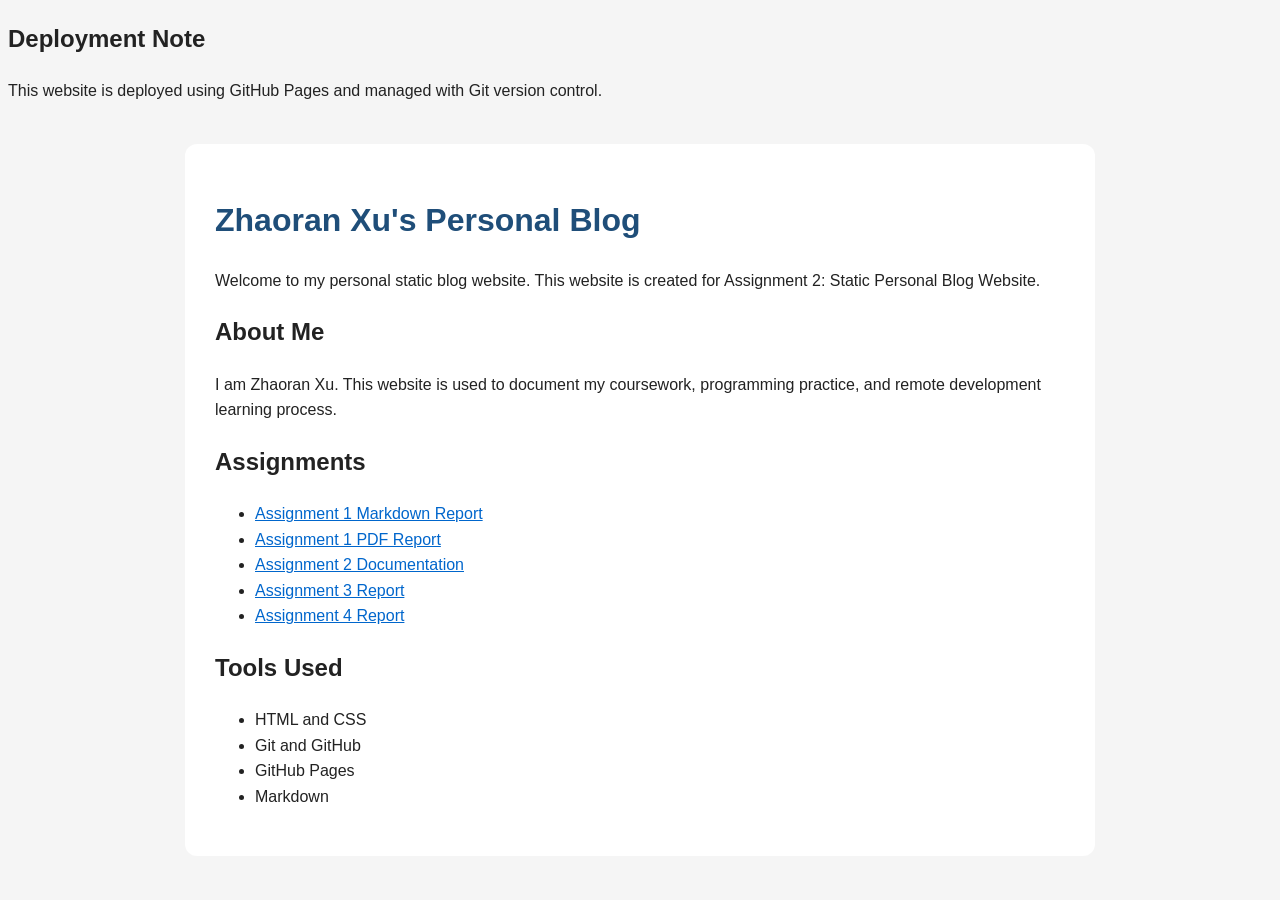
<file: index.html>
<!DOCTYPE html>
<html lang="en">
<head>
  <meta charset="UTF-8">
  <title>Zhaoran Xu's Personal Blog</title>
  <link rel="stylesheet" href="style.css">
</head>
<body>
<h2>Deployment Note</h2>
<p>
  This website is deployed using GitHub Pages and managed with Git version control.
</p>
  <main>
    <h1>Zhaoran Xu's Personal Blog</h1>

    <p>
      Welcome to my personal static blog website. This website is created for
      Assignment 2: Static Personal Blog Website.
    </p>

    <h2>About Me</h2>
    <p>
      I am Zhaoran Xu. This website is used to document my coursework,
      programming practice, and remote development learning process.
    </p>

    <h2>Assignments</h2>
    <ul>
      <li><a href="assignment1_report.md">Assignment 1 Markdown Report</a></li>
      <li><a href="assignment1_report.pdf">Assignment 1 PDF Report</a></li>
      <li><a href="assignment2_report.html">Assignment 2 Documentation</a></li>
      <li><a href="Assignment3_Report.html">Assignment 3 Report</a></li>
      <li><a href="ASM_Feature_Classifier.html">Assignment 4 Report</a></li>
    </ul>

    <h2>Tools Used</h2>
    <ul>
      <li>HTML and CSS</li>
      <li>Git and GitHub</li>
      <li>GitHub Pages</li>
      <li>Markdown</li>
    </ul>
  </main>
</body>
</html>
</file>
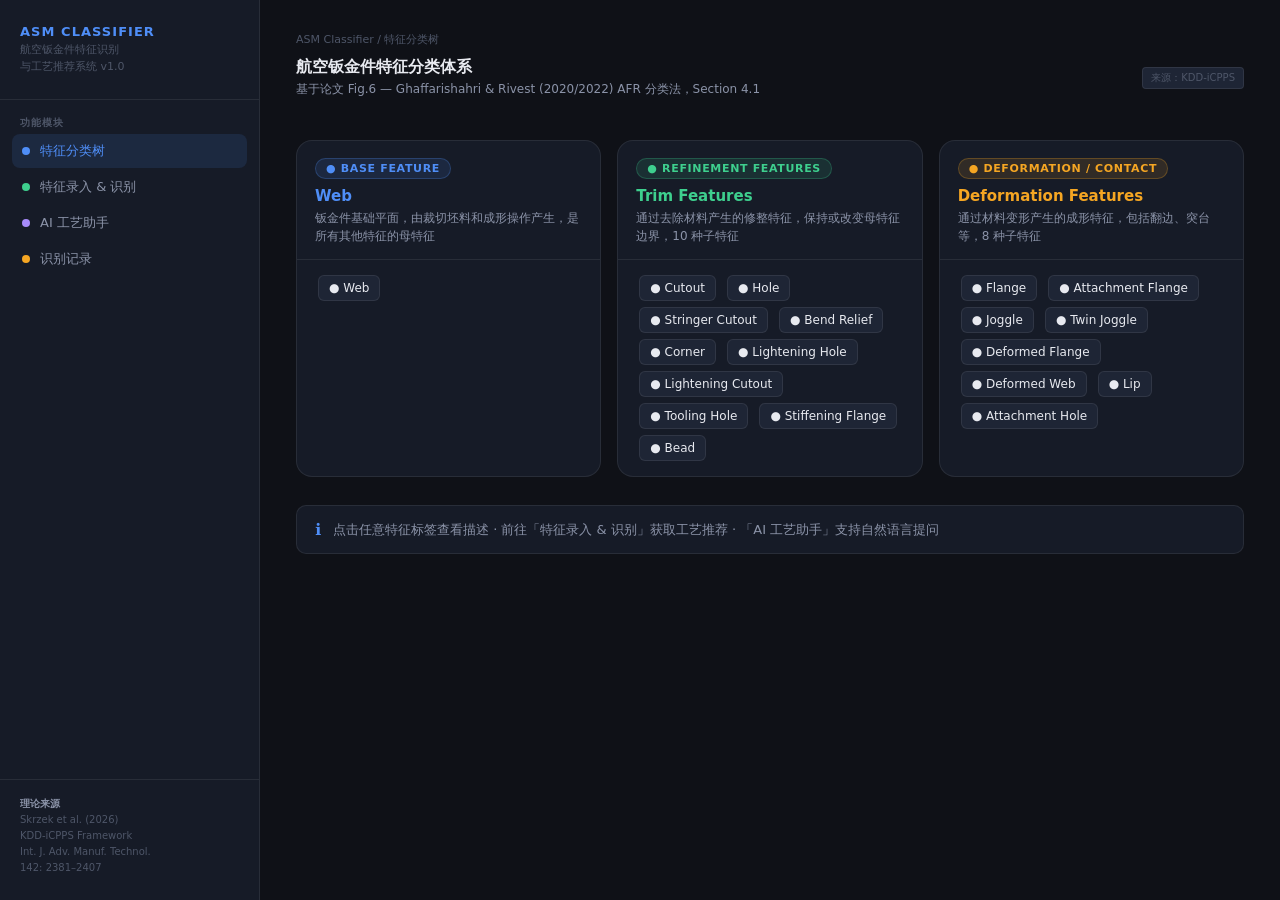
<file: ASM_Feature_Classifier.html>
<!DOCTYPE html>
<html lang="zh-CN">
<head>
<meta charset="UTF-8">
<meta name="viewport" content="width=device-width, initial-scale=1.0">
<title>ASM Feature Classifier — 航空钣金件特征识别与工艺推荐系统</title>
<style>
:root{--bg:#0f1117;--bg2:#161b27;--bg3:#1e2535;--border:rgba(255,255,255,0.08);--border2:rgba(255,255,255,0.14);--text:#e8eaf0;--text2:#8b93a8;--text3:#4e5668;--accent:#4f8ef7;--accent2:#2d5fd4;--green:#3ecf8e;--amber:#f5a623;--red:#ef4444;--purple:#a78bfa;--radius:10px;--radius-lg:16px}
*{box-sizing:border-box;margin:0;padding:0}
body{background:var(--bg);color:var(--text);font-family:'Segoe UI',system-ui,-apple-system,sans-serif;min-height:100vh}
.shell{display:grid;grid-template-columns:260px 1fr;min-height:100vh}
.sidebar{background:var(--bg2);border-right:1px solid var(--border);padding:24px 0;display:flex;flex-direction:column}
.main{overflow-y:auto}
.logo{padding:0 20px 24px;border-bottom:1px solid var(--border);margin-bottom:16px}
.logo-title{font-size:13px;font-weight:700;letter-spacing:.08em;color:var(--accent);text-transform:uppercase}
.logo-sub{font-size:11px;color:var(--text3);margin-top:3px;line-height:1.5}
.nav-section{padding:0 12px;margin-bottom:8px}
.nav-label{font-size:10px;font-weight:600;letter-spacing:.1em;color:var(--text3);text-transform:uppercase;padding:0 8px;margin-bottom:4px}
.nav-item{display:flex;align-items:center;gap:10px;padding:8px 10px;border-radius:8px;cursor:pointer;font-size:13px;color:var(--text2);transition:all .15s;margin-bottom:2px}
.nav-item:hover{background:var(--bg3);color:var(--text)}
.nav-item.active{background:rgba(79,142,247,.12);color:var(--accent)}
.nav-dot{width:8px;height:8px;border-radius:50%;flex-shrink:0}
.sidebar-footer{margin-top:auto;padding:16px 20px 0;border-top:1px solid var(--border)}
.paper-ref{font-size:10px;color:var(--text3);line-height:1.6}
.paper-ref strong{color:var(--text2)}
.pane{display:none;padding:32px 36px}
.pane.active{display:block}
.page-header{padding:0 0 24px;border:none}
.breadcrumb{font-size:11px;color:var(--text3);margin-bottom:10px}
.section-hdr{display:flex;align-items:center;justify-content:space-between;margin-bottom:18px}
.section-hdr h2{font-size:16px;font-weight:600}
.section-hdr p{font-size:12px;color:var(--text2);margin-top:3px}
.tag-source{font-size:10px;color:var(--text3);background:var(--bg3);border:1px solid var(--border);padding:3px 8px;border-radius:4px;white-space:nowrap}
.tree-grid{display:grid;grid-template-columns:repeat(3,1fr);gap:16px;margin-bottom:28px}
.category-card{background:var(--bg2);border:1px solid var(--border);border-radius:var(--radius-lg);overflow:hidden;transition:border-color .2s}
.category-card:hover{border-color:var(--border2)}
.cat-header{padding:16px 18px 14px;border-bottom:1px solid var(--border)}
.cat-badge{display:inline-flex;align-items:center;gap:6px;font-size:11px;font-weight:600;letter-spacing:.06em;text-transform:uppercase;padding:3px 10px;border-radius:20px;margin-bottom:8px}
.cat-name{font-size:15px;font-weight:600}
.cat-desc{font-size:12px;color:var(--text2);margin-top:4px;line-height:1.5}
.cat-features{padding:12px 18px}
.feat-tag{display:inline-flex;align-items:center;gap:5px;background:var(--bg3);border:1px solid var(--border);border-radius:6px;padding:5px 10px;font-size:12px;color:var(--text);margin:3px;cursor:pointer;transition:all .15s}
.feat-tag:hover{border-color:var(--border2);background:rgba(255,255,255,.06)}
.feat-tag.selected{border-color:var(--accent);background:rgba(79,142,247,.12);color:var(--accent)}
.classifier-grid{display:grid;grid-template-columns:1fr 1fr;gap:20px}
.input-panel,.result-panel{background:var(--bg2);border:1px solid var(--border);border-radius:var(--radius-lg);padding:22px}
.panel-title{font-size:13px;font-weight:600;color:var(--text2);text-transform:uppercase;letter-spacing:.06em;margin-bottom:18px;display:flex;align-items:center;gap:8px}
.panel-title::before{content:'';display:block;width:3px;height:14px;border-radius:2px;background:var(--accent)}
.field-group{margin-bottom:14px}
.field-label{font-size:12px;color:var(--text2);margin-bottom:6px;display:flex;justify-content:space-between}
.field-label span{color:var(--text3);font-size:11px}
select,input[type=text],input[type=number],textarea{width:100%;background:var(--bg3);border:1px solid var(--border);border-radius:8px;color:var(--text);font-size:13px;padding:9px 12px;font-family:inherit;transition:border-color .15s;outline:none}
select:focus,input:focus,textarea:focus{border-color:var(--accent)}
select option{background:var(--bg3)}
.row2{display:grid;grid-template-columns:1fr 1fr;gap:10px}
.btn{display:inline-flex;align-items:center;gap:7px;padding:10px 20px;border-radius:8px;font-size:13px;font-weight:600;cursor:pointer;border:none;transition:all .15s}
.btn-primary{background:var(--accent);color:#fff}
.btn-primary:hover{background:var(--accent2);transform:translateY(-1px)}
.btn-ghost{background:var(--bg3);color:var(--text2);border:1px solid var(--border)}
.btn-ghost:hover{border-color:var(--border2);color:var(--text)}
.btn-row{display:flex;gap:10px;margin-top:18px;flex-wrap:wrap}
.result-empty{text-align:center;padding:40px 20px;color:var(--text3)}
.result-class{border-radius:10px;padding:16px;margin-bottom:14px;border:1px solid}
.class-label{font-size:11px;font-weight:700;letter-spacing:.08em;text-transform:uppercase;margin-bottom:6px}
.class-name{font-size:18px;font-weight:700;margin-bottom:4px}
.class-conf{font-size:12px;opacity:.7}
.conf-bar-track{height:4px;background:rgba(255,255,255,.1);border-radius:2px;margin-top:10px;overflow:hidden}
.conf-bar-fill{height:100%;border-radius:2px;transition:width .6s ease}
.process-list{margin-top:14px}
.process-item{display:flex;align-items:flex-start;gap:10px;padding:10px 12px;background:var(--bg3);border-radius:8px;margin-bottom:8px;font-size:13px}
.process-num{width:20px;height:20px;border-radius:50%;display:flex;align-items:center;justify-content:center;font-size:10px;font-weight:700;flex-shrink:0;margin-top:1px}
.process-content{flex:1}
.process-name{font-weight:600;font-size:13px}
.process-detail{color:var(--text2);font-size:12px;margin-top:2px;line-height:1.5}
.ai-layout{display:grid;grid-template-columns:1fr 340px;gap:20px}
.chat-panel{background:var(--bg2);border:1px solid var(--border);border-radius:var(--radius-lg);display:flex;flex-direction:column;height:600px}
.chat-header{padding:16px 20px;border-bottom:1px solid var(--border);display:flex;align-items:center;gap:10px}
.ai-avatar{width:32px;height:32px;border-radius:50%;background:linear-gradient(135deg,#6366f1,#a78bfa);display:flex;align-items:center;justify-content:center;font-size:14px}
.chat-title{font-size:14px;font-weight:600}
.chat-subtitle{font-size:11px;color:var(--text3)}
.chat-messages{flex:1;overflow-y:auto;padding:16px;display:flex;flex-direction:column;gap:12px}
.chat-messages::-webkit-scrollbar{width:4px}
.chat-messages::-webkit-scrollbar-thumb{background:var(--border2);border-radius:2px}
.msg{max-width:85%;padding:10px 14px;border-radius:12px;font-size:13px;line-height:1.65}
.msg.user{align-self:flex-end;background:var(--accent2);color:#fff;border-radius:12px 12px 4px 12px}
.msg.ai{align-self:flex-start;background:var(--bg3);color:var(--text);border-radius:12px 12px 12px 4px}
.msg.thinking{color:var(--text3);font-style:italic}
.chat-input-area{padding:14px 16px;border-top:1px solid var(--border);display:flex;gap:8px}
.chat-input{flex:1;background:var(--bg3);border:1px solid var(--border);border-radius:8px;color:var(--text);font-size:13px;padding:9px 12px;font-family:inherit;outline:none;resize:none}
.chat-input:focus{border-color:var(--accent)}
.send-btn{width:36px;height:36px;background:var(--accent);border:none;border-radius:8px;cursor:pointer;color:#fff;display:flex;align-items:center;justify-content:center;flex-shrink:0;align-self:flex-end;transition:background .15s}
.send-btn:hover{background:var(--accent2)}
.quick-panel{background:var(--bg2);border:1px solid var(--border);border-radius:var(--radius-lg);padding:18px}
.quick-title{font-size:12px;font-weight:600;color:var(--text2);text-transform:uppercase;letter-spacing:.06em;margin-bottom:12px}
.quick-btn{display:block;width:100%;text-align:left;background:var(--bg3);border:1px solid var(--border);border-radius:8px;padding:10px 12px;font-size:12px;color:var(--text2);cursor:pointer;margin-bottom:8px;transition:all .15s;font-family:inherit;line-height:1.5}
.quick-btn:hover{border-color:var(--border2);color:var(--text)}
.history-table{width:100%;border-collapse:collapse;font-size:13px}
.history-table th{background:var(--bg3);padding:10px 14px;text-align:left;font-size:11px;font-weight:600;color:var(--text3);text-transform:uppercase;letter-spacing:.06em;border-bottom:1px solid var(--border)}
.history-table td{padding:12px 14px;border-bottom:1px solid var(--border);vertical-align:middle}
.history-table tr:hover td{background:rgba(255,255,255,.02)}
.history-table tr:last-child td{border-bottom:none}
.badge{display:inline-flex;align-items:center;font-size:11px;font-weight:600;padding:3px 9px;border-radius:20px}
.bg-web{background:rgba(79,142,247,.12);color:var(--accent);border:1px solid rgba(79,142,247,.25)}
.bg-trim{background:rgba(62,207,142,.12);color:var(--green);border:1px solid rgba(62,207,142,.25)}
.bg-deform{background:rgba(245,166,35,.12);color:var(--amber);border:1px solid rgba(245,166,35,.25)}
.dot-web{background:var(--accent)}
.dot-trim{background:var(--green)}
.dot-deform{background:var(--amber)}
.dot-ai{background:var(--purple)}
@media(max-width:900px){.shell{grid-template-columns:1fr}.sidebar{display:none}.tree-grid,.classifier-grid,.ai-layout{grid-template-columns:1fr}.pane{padding:20px 16px}}
</style>
</head>
<body>
<div class="shell">
<aside class="sidebar">
  <div class="logo">
    <div class="logo-title">ASM Classifier</div>
    <div class="logo-sub">航空钣金件特征识别<br>与工艺推荐系统 v1.0</div>
  </div>
  <div class="nav-section">
    <div class="nav-label">功能模块</div>
    <div class="nav-item active" onclick="switchPane('tree',this)"><div class="nav-dot dot-web"></div>特征分类树</div>
    <div class="nav-item" onclick="switchPane('classifier',this)"><div class="nav-dot dot-trim"></div>特征录入 &amp; 识别</div>
    <div class="nav-item" onclick="switchPane('ai',this)"><div class="nav-dot dot-ai"></div>AI 工艺助手</div>
    <div class="nav-item" onclick="switchPane('history',this)"><div class="nav-dot dot-deform"></div>识别记录</div>
  </div>
  <div class="sidebar-footer">
    <div class="paper-ref">
      <strong>理论来源</strong><br>
      Skrzek et al. (2026)<br>
      KDD-iCPPS Framework<br>
      Int. J. Adv. Manuf. Technol.<br>
      142: 2381–2407
    </div>
  </div>
</aside>

<main class="main">

<!-- PANE 1: TREE -->
<div id="pane-tree" class="pane active">
  <div class="page-header">
    <div class="breadcrumb">ASM Classifier / 特征分类树</div>
    <div class="section-hdr">
      <div><h2>航空钣金件特征分类体系</h2><p>基于论文 Fig.6 — Ghaffarishahri &amp; Rivest (2020/2022) AFR 分类法，Section 4.1</p></div>
      <span class="tag-source">来源：KDD-iCPPS</span>
    </div>
  </div>
  <div class="tree-grid">
    <div class="category-card">
      <div class="cat-header">
        <div class="cat-badge bg-web">● Base Feature</div>
        <div class="cat-name" style="color:var(--accent)">Web</div>
        <div class="cat-desc">钣金件基础平面，由裁切坯料和成形操作产生，是所有其他特征的母特征</div>
      </div>
      <div class="cat-features">
        <div class="feat-tag" onclick="selectFeat(this,'Web','基础面，由裁切空白料和成形操作产生，是所有特征的起源','#4f8ef7')">● Web</div>
      </div>
    </div>
    <div class="category-card">
      <div class="cat-header">
        <div class="cat-badge bg-trim">● Refinement Features</div>
        <div class="cat-name" style="color:var(--green)">Trim Features</div>
        <div class="cat-desc">通过去除材料产生的修整特征，保持或改变母特征边界，10 种子特征</div>
      </div>
      <div class="cat-features">
        <div class="feat-tag" onclick="selectFeat(this,'Cutout','去除母特征截面，保持边界不变，用于减重或功能开口','#3ecf8e')">● Cutout</div>
        <div class="feat-tag" onclick="selectFeat(this,'Hole','圆形截面切除，Cutout 的特殊形式，用于紧固件安装','#3ecf8e')">● Hole</div>
        <div class="feat-tag" onclick="selectFeat(this,'Stringer Cutout','改变母特征边界，为桁条穿越安装预留空间','#3ecf8e')">● Stringer Cutout</div>
        <div class="feat-tag" onclick="selectFeat(this,'Bend Relief','翻边与腹板间的防裂缺口，长度由设计准则确定','#3ecf8e')">● Bend Relief</div>
        <div class="feat-tag" onclick="selectFeat(this,'Corner','圆化孔附近尖角的特征，表达设计意图','#3ecf8e')">● Corner</div>
        <div class="feat-tag" onclick="selectFeat(this,'Lightening Hole','带加强唇的圆形减重孔，切除后构建加强结构','#3ecf8e')">● Lightening Hole</div>
        <div class="feat-tag" onclick="selectFeat(this,'Lightening Cutout','带加强唇的异形减重切口','#3ecf8e')">● Lightening Cutout</div>
        <div class="feat-tag" onclick="selectFeat(this,'Tooling Hole','工装夹具定位孔，精度要求高','#3ecf8e')">● Tooling Hole</div>
        <div class="feat-tag" onclick="selectFeat(this,'Stiffening Flange','沿边缘弯折的加强翻边，提升整体刚度','#3ecf8e')">● Stiffening Flange</div>
        <div class="feat-tag" onclick="selectFeat(this,'Bead','线性或曲线压筋，通过局部变形提升抗弯刚度','#3ecf8e')">● Bead</div>
      </div>
    </div>
    <div class="category-card">
      <div class="cat-header">
        <div class="cat-badge bg-deform">● Deformation / Contact</div>
        <div class="cat-name" style="color:var(--amber)">Deformation Features</div>
        <div class="cat-desc">通过材料变形产生的成形特征，包括翻边、突台等，8 种子特征</div>
      </div>
      <div class="cat-features">
        <div class="feat-tag" onclick="selectFeat(this,'Flange','母特征外边缘成形的翻边，可平直或弯曲，用于装配或加强','#f5a623')">● Flange</div>
        <div class="feat-tag" onclick="selectFeat(this,'Attachment Flange','专用于装配连接的翻边，带紧固件孔','#f5a623')">● Attachment Flange</div>
        <div class="feat-tag" onclick="selectFeat(this,'Joggle','在 Web 或翻边上创建的台阶凹陷，用于零件层叠过渡','#f5a623')">● Joggle</div>
        <div class="feat-tag" onclick="selectFeat(this,'Twin Joggle','双侧对称的 Joggle，中间区域形成内凹','#f5a623')">● Twin Joggle</div>
        <div class="feat-tag" onclick="selectFeat(this,'Deformed Flange','由 Joggle 产生的派生变形翻边特征','#f5a623')">● Deformed Flange</div>
        <div class="feat-tag" onclick="selectFeat(this,'Deformed Web','由 Joggle 产生的派生变形腹板特征','#f5a623')">● Deformed Web</div>
        <div class="feat-tag" onclick="selectFeat(this,'Lip','伴随切口和孔产生的加强唇，提供额外刚度','#f5a623')">● Lip</div>
        <div class="feat-tag" onclick="selectFeat(this,'Attachment Hole','连接件安装孔，需满足疲劳寿命要求','#f5a623')">● Attachment Hole</div>
      </div>
    </div>
  </div>
  <div id="feat-detail" style="display:none;background:var(--bg2);border:1px solid var(--border2);border-radius:var(--radius-lg);padding:18px 20px;margin-bottom:16px">
    <div style="display:flex;align-items:center;gap:10px;margin-bottom:8px">
      <div id="fd-dot" style="width:10px;height:10px;border-radius:50%"></div>
      <div id="fd-name" style="font-size:16px;font-weight:700"></div>
      <div id="fd-cat" style="font-size:11px;padding:2px 8px;border-radius:10px;background:var(--bg3);color:var(--text2)"></div>
    </div>
    <div id="fd-desc" style="font-size:13px;color:var(--text2);line-height:1.7"></div>
  </div>
  <div style="background:var(--bg2);border:1px solid var(--border);border-radius:var(--radius);padding:14px 18px;display:flex;align-items:center;gap:12px;font-size:13px;color:var(--text2)">
    <span style="color:var(--accent);font-size:16px">ℹ</span>
    点击任意特征标签查看描述 · 前往「特征录入 &amp; 识别」获取工艺推荐 · 「AI 工艺助手」支持自然语言提问
  </div>
</div>

<!-- PANE 2: CLASSIFIER -->
<div id="pane-classifier" class="pane">
  <div class="page-header">
    <div class="breadcrumb">ASM Classifier / 特征录入 &amp; 识别</div>
    <div class="section-hdr">
      <div><h2>特征参数输入 &amp; 工艺推荐</h2><p>输入零件特征参数，系统自动分类并推荐制造工艺路线</p></div>
      <span class="tag-source">KDD-iCPPS Layer 3-A</span>
    </div>
  </div>
  <div class="classifier-grid">
    <div class="input-panel">
      <div class="panel-title">特征参数录入</div>
      <div class="field-group">
        <div class="field-label">零件编号 <span>Part Number</span></div>
        <input type="text" id="f-partno" placeholder="例：ASM-2026-001">
      </div>
      <div class="field-group">
        <div class="field-label">特征类型 <span>Feature Type</span></div>
        <select id="f-type">
          <option value="">— 选择特征类型 —</option>
          <optgroup label="Base Feature"><option value="Web">Web（腹板）</option></optgroup>
          <optgroup label="Trim Features">
            <option value="Cutout">Cutout（切口）</option>
            <option value="Hole">Hole（孔）</option>
            <option value="Stringer Cutout">Stringer Cutout（桁条槽）</option>
            <option value="Bend Relief">Bend Relief（弯曲缺口）</option>
            <option value="Corner">Corner（圆角）</option>
            <option value="Lightening Hole">Lightening Hole（减重孔）</option>
            <option value="Lightening Cutout">Lightening Cutout（减重切口）</option>
            <option value="Tooling Hole">Tooling Hole（工装孔）</option>
            <option value="Stiffening Flange">Stiffening Flange（加强翻边）</option>
            <option value="Bead">Bead（压筋）</option>
          </optgroup>
          <optgroup label="Deformation Features">
            <option value="Flange">Flange（翻边）</option>
            <option value="Attachment Flange">Attachment Flange（装配翻边）</option>
            <option value="Joggle">Joggle（突台）</option>
            <option value="Twin Joggle">Twin Joggle（双突台）</option>
            <option value="Deformed Flange">Deformed Flange（变形翻边）</option>
            <option value="Deformed Web">Deformed Web（变形腹板）</option>
            <option value="Lip">Lip（加强唇）</option>
            <option value="Attachment Hole">Attachment Hole（连接孔）</option>
          </optgroup>
        </select>
      </div>
      <div class="row2">
        <div class="field-group">
          <div class="field-label">材料 <span>Material</span></div>
          <select id="f-mat">
            <option value="">选择材料</option>
            <option value="Al2024">Al 2024-T3</option>
            <option value="Al7075">Al 7075-T6</option>
            <option value="Al6061">Al 6061-T6</option>
            <option value="Ti6Al4V">Ti-6Al-4V</option>
            <option value="CFRP">CFRP 复合材料</option>
            <option value="SS316L">不锈钢 316L</option>
          </select>
        </div>
        <div class="field-group">
          <div class="field-label">板厚 mm <span>Thickness</span></div>
          <input type="number" id="f-thick" min="0.3" max="20" step="0.1" placeholder="例：1.6">
        </div>
      </div>
      <div class="row2">
        <div class="field-group">
          <div class="field-label">尺寸 L mm</div>
          <input type="number" id="f-len" min="1" placeholder="例：120">
        </div>
        <div class="field-group">
          <div class="field-label">尺寸 W mm</div>
          <input type="number" id="f-wid" min="1" placeholder="例：60">
        </div>
      </div>
      <div class="field-group">
        <div class="field-label">表面处理 <span>Surface Treatment</span></div>
        <select id="f-surf">
          <option value="">无特殊要求</option>
          <option value="anodize">阳极氧化 Anodizing</option>
          <option value="alodine">化学转化膜 Alodine</option>
          <option value="paint">底漆 + 面漆</option>
          <option value="shot_peen">喷丸强化 Shot Peening</option>
        </select>
      </div>
      <div class="field-group">
        <div class="field-label">补充描述 <span>可选</span></div>
        <textarea id="f-desc" rows="2" placeholder="例：带加强唇，孔径 12mm，公差 ±0.05..."></textarea>
      </div>
      <div class="btn-row">
        <button class="btn btn-primary" onclick="runClassify()">识别 &amp; 推荐工艺</button>
        <button class="btn btn-ghost" onclick="clearForm()">清空</button>
      </div>
    </div>
    <div class="result-panel">
      <div class="panel-title">识别结果 &amp; 工艺推荐</div>
      <div id="result-area">
        <div class="result-empty">
          <div style="font-size:36px;margin-bottom:12px;opacity:.3">⬡</div>
          <div style="font-size:14px;margin-bottom:4px">等待输入</div>
          <div style="font-size:12px">填写左侧参数后点击「识别 &amp; 推荐工艺」</div>
        </div>
      </div>
    </div>
  </div>
</div>

<!-- PANE 3: AI -->
<div id="pane-ai" class="pane">
  <div class="page-header">
    <div class="breadcrumb">ASM Classifier / AI 工艺助手</div>
    <div class="section-hdr">
      <div><h2>AI 工艺分析助手</h2><p>基于 KDD-iCPPS 知识框架的智能问答</p></div>
      <span class="tag-source">嵌入式 AI 模块 +3pts</span>
    </div>
  </div>
  <div class="ai-layout">
    <div class="chat-panel">
      <div class="chat-header">
        <div class="ai-avatar">✦</div>
        <div>
          <div class="chat-title">KDD-iCPPS 工艺助手</div>
          <div class="chat-subtitle">基于航空钣金件知识框架</div>
        </div>
      </div>
      <div class="chat-messages" id="chat-msgs">
        <div class="msg ai">你好！我是基于 KDD-iCPPS 框架的航空钣金件工艺助手。<br><br>你可以问我：<br>• 各特征（Flange、Joggle 等）的加工工艺与参数<br>• 特征识别方法与分类规则<br>• 不同材料对工艺选择的影响<br>• 论文框架各层的功能与原理</div>
      </div>
      <div class="chat-input-area">
        <textarea class="chat-input" id="chat-input" rows="1" placeholder="输入问题，例：Joggle 特征的成形工艺是什么？" onkeydown="if(event.key==='Enter'&&!event.shiftKey){event.preventDefault();sendChat()}"></textarea>
        <button class="send-btn" onclick="sendChat()">➤</button>
      </div>
    </div>
    <div>
      <div class="quick-panel">
        <div class="quick-title">快速提问</div>
        <button class="quick-btn" onclick="quickAsk('解释 Joggle 和 Twin Joggle 的区别，以及各自的成形工艺和参数')">Joggle vs Twin Joggle 区别与工艺</button>
        <button class="quick-btn" onclick="quickAsk('航空铝合金 2024-T3 钣金件 Flange 翻边的推荐加工参数和注意事项')">Al 2024 翻边加工参数</button>
        <button class="quick-btn" onclick="quickAsk('Lightening Hole 减重孔和 Lightening Cutout 的设计规范区别')">减重孔 vs 减重切口规范</button>
        <button class="quick-btn" onclick="quickAsk('在 KDD-iCPPS 框架中，AFR 自动特征识别是如何从 STEP 文件提取特征的？')">AFR 从 STEP 提取特征原理</button>
        <button class="quick-btn" onclick="quickAsk('Bend Relief 弯曲缺口的设计准则和尺寸计算方法')">Bend Relief 设计准则</button>
      </div>
      <div class="quick-panel" style="margin-top:14px">
        <div class="quick-title">论文知识点</div>
        <button class="quick-btn" onclick="quickAsk('简要介绍 KDD-iCPPS 框架的六个层次及其功能')">KDD-iCPPS 六层架构</button>
        <button class="quick-btn" onclick="quickAsk('MfM（Models for Manufacturing）方法论的核心理念')">MfM 方法论核心</button>
        <button class="quick-btn" onclick="quickAsk('语义互操作性在航空制造中解决什么问题？')">语义互操作性的作用</button>
      </div>
    </div>
  </div>
</div>

<!-- PANE 4: HISTORY -->
<div id="pane-history" class="pane">
  <div class="page-header">
    <div class="breadcrumb">ASM Classifier / 识别记录</div>
    <div class="section-hdr">
      <div><h2>特征识别记录</h2><p>本次会话的识别历史</p></div>
      <button class="btn btn-ghost" style="font-size:12px;padding:7px 14px" onclick="clearHistory()">清空记录</button>
    </div>
  </div>
  <div style="background:var(--bg2);border:1px solid var(--border);border-radius:var(--radius-lg);overflow:hidden">
    <table class="history-table">
      <thead><tr><th>#</th><th>时间</th><th>零件编号</th><th>特征类型</th><th>分类</th><th>材料</th><th>板厚</th><th>推荐工艺（首选）</th></tr></thead>
      <tbody id="history-body">
        <tr><td colspan="8" style="text-align:center;color:var(--text3);padding:32px">暂无记录，请先在「特征录入 &amp; 识别」完成分析并保存</td></tr>
      </tbody>
    </table>
  </div>
</div>

</main>
</div>

<script>
const FEATURE_DB = {
  'Web':{cat:'Base Feature',color:'#4f8ef7',catKey:'web',desc:'钣金件的基础平面，由裁切坯料和成形操作产生，是所有其他特征的母特征。Web 决定了零件的整体轮廓和尺寸。',processes:[{name:'激光切割 Laser Cutting',detail:'精度 ±0.1mm，适合复杂轮廓，热影响区 < 0.3mm，推荐 Al 合金'},{name:'水刀切割 Waterjet',detail:'无热影响区，适合热敏感合金（Ti, CFRP），精度 ±0.2mm'},{name:'数控冲压 CNC Punching',detail:'适合批量生产，速度快，需验证孔边距离 ≥ 2t'}],note:'板材选择需考虑弯曲系数 K；最小弯曲半径（Al 2024）r ≥ 2t'},
  'Cutout':{cat:'Trim Feature',color:'#3ecf8e',catKey:'trim',desc:'通过去除母特征的一个截面产生，母特征边界保持不变，用于减重或功能开口，是最常见的修整特征之一。',processes:[{name:'数控铣削 CNC Milling',detail:'精度高，适合异形轮廓，推荐高速铣削（HSM），Ra ≤ 3.2μm'},{name:'激光切割 Laser Cutting',detail:'非接触，速度快，适合 t < 3mm 铝合金板材'},{name:'冲裁 Punching',detail:'批量生产首选，需保证模具间隙 c = 5–10% t'}],note:'边距要求：孔至边缘 ≥ 2t；孔间距 ≥ 3t；圆角 R ≥ t/2'},
  'Hole':{cat:'Trim Feature',color:'#3ecf8e',catKey:'trim',desc:'圆形截面的特定切除特征，是 Cutout 的特殊形式，广泛用于紧固件安装和减重，是航空钣金件中数量最多的特征类型。',processes:[{name:'钻孔 Drilling',detail:'标准工艺，推荐 TiAlN 涂层钻头，切削速度 80–120 m/min（Al）'},{name:'铰孔 Reaming',detail:'精度孔（H7/H8），Ra ≤ 1.6μm，用于定位销和精密紧固件'},{name:'冲孔 Punching',detail:'批量薄板（t < 3mm），效率高，需去除毛刺，孔口倒角 0.3×45°'}],note:'紧固件孔公差 ±0.05mm；定位孔 ±0.02mm；孔边距 ≥ 2D'},
  'Stringer Cutout':{cat:'Trim Feature',color:'#3ecf8e',catKey:'trim',desc:'通过改变母特征边界产生，专为桁条穿越安装预留空间，是翼肋、框等结构件的典型特征，需满足桁条配合公差。',processes:[{name:'数控铣削 CNC Milling',detail:'5轴加工中心，保证圆角 R 精度 ±0.05mm，Ra ≤ 1.6μm'},{name:'线切割 EDM Wire Cut',detail:'高精度（±0.01mm），适合硬质材料或薄壁结构'},{name:'激光切割 Laser Cutting',detail:'快速原型或小批量，需二次去毛刺处理'}],note:'圆角半径 R ≥ 3mm 防止应力集中；桁条配合公差 H8/f7'},
  'Bend Relief':{cat:'Trim Feature',color:'#3ecf8e',catKey:'trim',desc:'在翻边与 Web 之间维持安全距离的缺口特征，防止弯曲时开裂，缺口的长度和宽度由设计准则严格规定。',processes:[{name:'冲裁 + 弯曲 Punch & Bend',detail:'先冲缺口再弯边，缺口宽度 W ≥ t + r，顺序不可颠倒'},{name:'数控铣削',detail:'先铣缺口，缺口至折弯线距离 ≥ 2t，圆角 R ≥ 0.5t'},{name:'激光切割',detail:'非接触，精度高，适合复杂形状缺口轮廓'}],note:'缺口深度 L ≥ r + t/2；宽度 W ≥ t；根部圆角 R ≥ 0.5t'},
  'Corner':{cat:'Trim Feature',color:'#3ecf8e',catKey:'trim',desc:'圆化孔附近尖角的特征，Corner Relief 和 Corner 作为独立特征表达设计意图，防止应力集中导致疲劳裂纹。',processes:[{name:'数控铣削',detail:'圆角铣刀，精度 ±0.02mm，Ra ≤ 1.6μm，刀具半径 ≤ R设计'},{name:'电火花 EDM',detail:'内圆角 R < 0.5mm 的精密圆角加工'},{name:'研磨',detail:'小批量或试制阶段的辅助手段'}],note:'最小内圆角 R ≥ t/2；推荐 R ≥ 3mm 降低应力集中系数 Kt'},
  'Lightening Hole':{cat:'Trim Feature',color:'#3ecf8e',catKey:'trim',desc:'带加强唇（Lip）的圆形减重孔，在切除材料的同时在边界构建加强翻边以维持结构刚度，是航空结构减重的重要手段。',processes:[{name:'冲裁 + 拉伸成形 Flanging',detail:'一步冲孔拉伸成形唇边，唇高 h = 3–8mm，宽度均匀'},{name:'数控铣削 + 滚压',detail:'先铣孔，后滚压成形唇边，适合硬质材料'},{name:'激光切割 + 旋压',detail:'薄板（t < 2mm）快速成形，唇边厚度减薄 < 20%'}],note:'唇高 h ≥ 3t；唇根圆角 R ≥ 2t；孔间距 ≥ 3D（D 为孔径）'},
  'Lightening Cutout':{cat:'Trim Feature',color:'#3ecf8e',catKey:'trim',desc:'非圆形减重切口，配合加强唇结构，适用于异形轮廓减重区域，形状由载荷路径和结构需求决定。',processes:[{name:'数控铣削',detail:'轮廓铣削，高精度，适合任意异形轮廓，Ra ≤ 3.2μm'},{name:'激光 + 弯边成形',detail:'激光切轮廓后弯制唇边，适合薄板（t < 2mm）'},{name:'冲裁模具',detail:'批量生产，一步成形轮廓和唇边，一致性好'}],note:'圆角 R ≥ 5mm；唇边宽度均匀公差 ±0.3mm；唇根填角焊接可选'},
  'Tooling Hole':{cat:'Trim Feature',color:'#3ecf8e',catKey:'trim',desc:'工装夹具定位孔，精度要求极高，是装配基准，决定整个零件的装配定位精度，直接影响装配质量。',processes:[{name:'精密钻孔 + 铰孔',detail:'公差 H7（Ø10: +0/+0.021mm），Ra ≤ 0.8μm，去毛刺'},{name:'坐标镗孔',detail:'位置度 ±0.01mm，适合高精度装配基准孔'},{name:'数控镗铣',detail:'直径 > 20mm 的工装定位孔，同时保证圆度'}],note:'位置度 ≤ Ø0.1mm；圆柱度 ≤ 0.01mm；表面 Ra ≤ 0.8μm'},
  'Stiffening Flange':{cat:'Trim Feature',color:'#3ecf8e',catKey:'trim',desc:'沿零件边缘弯折形成的加强翻边，通过改变截面形状提升零件整体抗弯刚度，是最经济有效的刚化措施。',processes:[{name:'折弯 Press Braking',detail:'数控折弯机，角度精度 ±0.5°，适合直线翻边，回弹补偿 2–3°'},{name:'滚弯 Roll Forming',detail:'适合大曲率翻边，连续成形效率高，尺寸一致性好'},{name:'拉弯 Stretch Forming',detail:'复杂曲面翻边，回弹小，残余应力低'}],note:'翻边高度 h ≥ 3t；弯曲半径 r ≥ 1t（Al）；端部需倒角或圆弧收尾'},
  'Bead':{cat:'Trim Feature',color:'#3ecf8e',catKey:'trim',desc:'沿表面的线性或曲线压筋特征，通过材料厚度方向局部变形显著提升抗弯刚度，可提升刚度约 3–5 倍。',processes:[{name:'冲压成形 Stamping',detail:'凸/凹模压筋，宽高比 W/H ≥ 2，压筋后回弹量小'},{name:'滚压成形 Roll Forming',detail:'连续线性压筋，效率高，适合长条形零件批量生产'},{name:'数控辊压',detail:'可变截面压筋，适合复杂曲线压筋路径'}],note:'筋高 H = 2–5t；筋宽 W = 4–10t；两端圆弧收尾 R ≥ 2t'},
  'Flange':{cat:'Deformation Feature',color:'#f5a623',catKey:'deform',desc:'在母特征外边缘成形的翻边，可平直或弯曲，用于装配或加强，是钣金件中最重要的变形特征，分为单层/多层、直/弯、开放/闭合等多种形式。',processes:[{name:'折弯 Press Braking',detail:'精度 ±0.3mm，角度 ±0.5°，适合直翻边，数控折弯机保证一致性'},{name:'拉弯成形 Stretch Forming',detail:'曲面翻边，回弹控制优，适合 Al 合金大曲率翻边'},{name:'旋压 Spinning',detail:'圆形翻边，壁厚均匀，适合轴对称零件旋压翻边'}],note:'最小翻边高度 h ≥ 2.5t；Al 2024 最小弯曲半径 r ≥ 2t；回弹补偿必须考虑'},
  'Attachment Flange':{cat:'Deformation Feature',color:'#f5a623',catKey:'deform',desc:'专用于装配连接的翻边，通常带有紧固件孔，需满足连接强度和疲劳寿命要求，是装配接口的核心特征。',processes:[{name:'折弯 + 钻孔',detail:'先成形翻边，再精密钻铆钉/螺栓孔，孔位精度 ±0.1mm'},{name:'冲压成形',detail:'一步冲压成形翻边和孔，批量一致性好，效率高'},{name:'数控加工',detail:'高精度配合面 Ra ≤ 1.6μm，重要接口面平面度 ≤ 0.1mm'}],note:'孔边距 ≥ 2D（D 为孔径）；翻边厚度均匀 ±0.05mm；贴合面平面度 ≤ 0.1mm'},
  'Joggle':{cat:'Deformation Feature',color:'#f5a623',catKey:'deform',desc:'在 Web 或翻边上创建的台阶凹陷区域，用于零件层叠装配时的台阶过渡，避免装配间隙和应力集中，是航空骨架结构的典型特征。',processes:[{name:'模具压形 Die Forming',detail:'专用 Joggle 模具，深度精度 ±0.1mm，斜面角度 θ ≤ 30°'},{name:'手工成形 + 检具',detail:'试制和小批量，配合成形检具保证高度和角度'},{name:'CNC 弯曲 多步成形',detail:'数控折弯机多步成形，适合简单直线 Joggle，效率较低'}],note:'Joggle 深度 d = 配合板厚 + 间隙（0.1–0.5mm）；斜面角 θ ≤ 30°；过渡圆角 R ≥ 2t'},
  'Twin Joggle':{cat:'Deformation Feature',color:'#f5a623',catKey:'deform',desc:'双侧对称的 Joggle 变形，中间区域形成内凹，两侧同步台阶，用于特殊双面装配配合需求，成形难度高于单侧 Joggle。',processes:[{name:'双面模具压形',detail:'上下同步成形，两侧深度一致性 ±0.05mm，需精密模具'},{name:'液压成形 Hydroforming',detail:'复杂双面 Joggle，回弹小，表面质量优，适合复杂形状'},{name:'数控渐进成形',detail:'小批量复杂形状，柔性高，无需专用模具'}],note:'两侧深度差 ≤ 0.1mm；两侧过渡圆角 R ≥ 3t；检测用专用检具验收'},
  'Deformed Flange':{cat:'Deformation Feature',color:'#f5a623',catKey:'deform',desc:'由 Joggle 或 Twin Joggle 产生的变形翻边，被识别为独立的派生特征，需考虑 Joggle 对翻边成形性的影响。',processes:[{name:'复合模具成形',detail:'Joggle + 翻边一次成形，保证相对位置精度，降低工序数'},{name:'分步成形 + 检具',detail:'先翻边再 Joggle（或反向），中间用检具测量控制'},{name:'热成形 Hot Forming',detail:'高强铝合金或钛合金，降低成形力 30–50%，减少开裂风险'}],note:'展开尺寸计算需考虑 Joggle 区域材料流动；弯曲系数 K 需修正'},
  'Deformed Web':{cat:'Deformation Feature',color:'#f5a623',catKey:'deform',desc:'Joggle 产生的变形腹板区域，作为独立特征进行识别和工艺规划，变形区域的平面度和尺寸精度直接影响装配质量。',processes:[{name:'模具压形',detail:'主要成形工艺，保证平面度 ≤ 0.3/100mm，残余应力低'},{name:'超塑性成形 SPF',detail:'Ti 合金或超塑 Al 材料，复杂形状一次成形，精度高'},{name:'蠕变时效成形',detail:'高强铝合金，消除回弹，变形精确，残余应力小'}],note:'变形区平面度 ±0.2mm；与相邻特征过渡平滑 R ≥ 3mm'},
  'Lip':{cat:'Deformation Feature',color:'#f5a623',catKey:'deform',desc:'伴随切口和孔产生的加强唇边，通过局部翻边提供额外刚度，防止孔边和切口边缘失稳，常与 Lightening Hole 配合出现。',processes:[{name:'冲孔拉伸 Flanging',detail:'一步冲裁 + 拉伸成形唇边，唇高均匀，厚度减薄 < 20%'},{name:'激光切割 + 弯边',detail:'先切割孔轮廓，再辊压成形唇边，适合小批量'},{name:'整体铣削',detail:'厚板结构直接铣出唇边，精度高，适合钛合金'}],note:'唇高 h ≥ 3t；唇根圆角 R ≥ t；唇端厚度减薄 < 20%；均匀性 ±0.1mm'},
  'Attachment Hole':{cat:'Deformation Feature',color:'#f5a623',catKey:'deform',desc:'连接件安装孔，需满足精度、表面质量和疲劳寿命要求，是承力连接的关键特征，孔的质量直接影响连接疲劳寿命。',processes:[{name:'干钻 + 铰孔',detail:'H8/H7 精度，Al 合金切削速度 80–120 m/min，适合常规紧固孔'},{name:'轨道钻孔 Orbital Drilling',detail:'CFRP 或叠层结构，无分层，出口质量优，推荐航空装配'},{name:'冲孔 + 去毛刺',detail:'薄板（t < 2mm）批量孔，速度快，需严格控制毛刺高度 ≤ 0.1mm'}],note:'位置度 ≤ Ø0.2mm；Ra ≤ 3.2μm；孔口倒角 0.3×45°；孔壁无裂纹'}
};

let historyData=[];

function switchPane(id,el){
  document.querySelectorAll('.pane').forEach(p=>p.classList.remove('active'));
  document.querySelectorAll('.nav-item').forEach(n=>n.classList.remove('active'));
  document.getElementById('pane-'+id).classList.add('active');
  el.classList.add('active');
}

function selectFeat(el,name,desc,color){
  document.querySelectorAll('.feat-tag').forEach(t=>t.classList.remove('selected'));
  el.classList.add('selected');
  const d=FEATURE_DB[name];
  const detail=document.getElementById('feat-detail');
  detail.style.display='block';
  document.getElementById('fd-dot').style.background=color;
  document.getElementById('fd-name').textContent=name;
  document.getElementById('fd-name').style.color=color;
  document.getElementById('fd-cat').textContent=d?d.cat:'Feature';
  document.getElementById('fd-desc').textContent=d?d.desc:desc;
  detail.scrollIntoView({behavior:'smooth',block:'nearest'});
}

function runClassify(){
  const type=document.getElementById('f-type').value;
  const partno=document.getElementById('f-partno').value||'—';
  const mat=document.getElementById('f-mat').value||'未指定';
  const thick=document.getElementById('f-thick').value||'—';
  const len=document.getElementById('f-len').value||'—';
  const wid=document.getElementById('f-wid').value||'—';
  const surf=document.getElementById('f-surf').value||'';
  if(!type){
    document.getElementById('result-area').innerHTML='<div style="background:rgba(239,68,68,.1);border:1px solid rgba(239,68,68,.25);border-radius:10px;padding:14px 16px;font-size:13px;color:#ef4444">请先选择特征类型</div>';
    return;
  }
  const d=FEATURE_DB[type];
  if(!d)return;
  const catColor=d.color;
  const rgbMap={'web':'79,142,247','trim':'62,207,142','deform':'245,166,35'};
  const rgb=rgbMap[d.catKey];
  let surfNote='';
  if(surf==='anodize')surfNote='阳极氧化前孔径留 +0.02mm 余量，保证氧化后尺寸';
  if(surf==='shot_peen')surfNote='喷丸后检查关键孔径和平面度变化，必要时补加工';
  if(surf==='paint')surfNote='涂漆前去除所有毛刺，孔口倒角 0.3×45°，清洁度 Sa2.5';
  if(surf==='alodine')surfNote='Alodine 处理前酸洗除氧化膜，处理后 2h 内底漆';
  const procs=d.processes.map((p,i)=>`<div class="process-item"><div class="process-num" style="background:rgba(${rgb},.15);color:${catColor}">${i+1}</div><div class="process-content"><div class="process-name">${p.name}</div><div class="process-detail">${p.detail}</div></div></div>`).join('');
  const matNote=mat==='Ti6Al4V'?'<div style="margin-top:8px;background:rgba(167,139,250,.08);border-left:3px solid var(--purple);border-radius:0 8px 8px 0;padding:10px 12px;font-size:12px;color:var(--text2)"><strong style="color:var(--purple)">Ti 合金注意：</strong>切削速度降低至 Al 合金的 20–30%；必须使用冷却液；防止热氧化（温度 < 315°C）</div>':mat==='CFRP'?'<div style="margin-top:8px;background:rgba(167,139,250,.08);border-left:3px solid var(--purple);border-radius:0 8px 8px 0;padding:10px 12px;font-size:12px;color:var(--text2)"><strong style="color:var(--purple)">CFRP 注意：</strong>使用金刚石涂层刀具；干切削优先；防止分层（进给量 ≤ 0.05mm/rev）</div>':'';
  document.getElementById('result-area').innerHTML=`
    <div class="result-class" style="background:rgba(${rgb},.08);border-color:rgba(${rgb},.25)">
      <div class="class-label" style="color:${catColor}">${d.cat}</div>
      <div class="class-name">${type}</div>
      <div class="class-conf" style="color:${catColor}">${mat!=='未指定'?mat:'材料未指定'} · 板厚 ${thick}mm · ${len}×${wid} mm</div>
      <div class="conf-bar-track"><div class="conf-bar-fill" style="width:94%;background:${catColor}"></div></div>
    </div>
    <div style="font-size:12px;color:var(--text2);margin-bottom:12px;line-height:1.7;background:var(--bg3);padding:10px 12px;border-radius:8px">${d.desc}</div>
    <div class="panel-title" style="margin-top:4px">推荐工艺路线</div>
    <div class="process-list">${procs}</div>
    ${d.note?`<div style="margin-top:10px;background:var(--bg3);border-left:3px solid ${catColor};border-radius:0 8px 8px 0;padding:10px 12px;font-size:12px;color:var(--text2);line-height:1.6"><strong style="color:var(--text)">设计准则：</strong>${d.note}</div>`:''}
    ${surfNote?`<div style="margin-top:8px;background:rgba(245,166,35,.08);border-left:3px solid var(--amber);border-radius:0 8px 8px 0;padding:10px 12px;font-size:12px;color:var(--text2)"><strong style="color:var(--amber)">表面处理：</strong>${surfNote}</div>`:''}
    ${matNote}
    <button class="btn btn-ghost" style="margin-top:14px;font-size:12px;width:100%" onclick="saveToHistory('${partno.replace(/'/g,"\\'")}','${type}','${d.cat}','${mat}','${thick}','${d.processes[0].name}')">保存到识别记录</button>`;
}

function clearForm(){
  ['f-partno','f-type','f-mat','f-thick','f-len','f-wid','f-surf','f-desc'].forEach(id=>{const el=document.getElementById(id);if(el)el.value='';});
  document.getElementById('result-area').innerHTML='<div class="result-empty"><div style="font-size:36px;margin-bottom:12px;opacity:.3">⬡</div><div style="font-size:14px;margin-bottom:4px">等待输入</div><div style="font-size:12px">填写左侧参数后点击「识别 &amp; 推荐工艺」</div></div>';
}

function saveToHistory(partno,type,cat,mat,thick,firstProcess){
  const now=new Date();
  const time=now.getHours().toString().padStart(2,'0')+':'+now.getMinutes().toString().padStart(2,'0');
  historyData.unshift({no:historyData.length+1,time,partno,type,cat,mat,thick,firstProcess});
  renderHistory();
  alert('✓ 已保存到识别记录');
}

function renderHistory(){
  const tbody=document.getElementById('history-body');
  if(historyData.length===0){tbody.innerHTML='<tr><td colspan="8" style="text-align:center;color:var(--text3);padding:32px">暂无记录</td></tr>';return;}
  tbody.innerHTML=historyData.map((r,i)=>{
    const catKey=r.cat.includes('Base')?'web':r.cat.includes('Trim')?'trim':'deform';
    return`<tr><td style="color:var(--text3)">${i+1}</td><td style="color:var(--text2)">${r.time}</td><td style="font-family:monospace;font-size:12px">${r.partno}</td><td>${r.type}</td><td><span class="badge bg-${catKey}">${r.cat}</span></td><td style="color:var(--text2)">${r.mat}</td><td style="color:var(--text2)">${r.thick}mm</td><td style="color:var(--text2);font-size:12px">${r.firstProcess}</td></tr>`;
  }).join('');
}

function clearHistory(){if(confirm('确认清空所有识别记录？')){historyData=[];renderHistory();}}

const SYS=`你是一位专精于航空钣金件（ASM）制造的工艺工程师，深入理解 KDD-iCPPS 框架。

知识来源：Skrzek et al. (2026) KDD-iCPPS Framework, Int. J. Adv. Manuf. Technol. 142: 2381–2407

ASM 特征分类体系（论文 Fig.6）：
- Base Feature：Web
- Trim Features（10种）：Cutout, Hole, Stringer Cutout, Bend Relief, Corner, Lightening Hole, Lightening Cutout, Tooling Hole, Stiffening Flange, Bead
- Deformation Features（8种）：Flange, Attachment Flange, Joggle, Twin Joggle, Deformed Flange, Deformed Web, Lip, Attachment Hole

KDD-iCPPS 框架六层：Reference → Semantic & Alignment → Application Perspective → Data & Information → Communication Protocols → KDD Manufacturing Planning

AFR（自动特征识别）：从 STEP AP-203 文件提取 B-rep 拓扑，基于规则识别特征几何和关系。

请用中文回答，专业简洁，给出具体工艺参数。`;

let chatHist=[];

async function sendChat(){
  const inp=document.getElementById('chat-input');
  const text=inp.value.trim();
  if(!text)return;
  inp.value='';
  addMsg('user',text);
  chatHist.push({role:'user',content:text});
  const tid=addMsg('ai','正在分析...',true);
  try{
    const res=await fetch('https://api.anthropic.com/v1/messages',{method:'POST',headers:{'Content-Type':'application/json'},body:JSON.stringify({model:'claude-sonnet-4-20250514',max_tokens:1000,system:SYS,messages:chatHist})});
    const data=await res.json();
    const reply=(data.content||[]).map(c=>c.text||'').join('');
    document.getElementById(tid).remove();
    addMsg('ai',reply);
    chatHist.push({role:'assistant',content:reply});
  }catch(e){document.getElementById(tid).remove();addMsg('ai','请求失败，请稍后重试。');}
}

function addMsg(role,text,thinking=false){
  const msgs=document.getElementById('chat-msgs');
  const id='msg-'+Date.now()+Math.random();
  const div=document.createElement('div');
  div.id=id;div.className='msg '+role+(thinking?' thinking':'');
  div.innerHTML=text.replace(/\n/g,'<br>');
  msgs.appendChild(div);msgs.scrollTop=msgs.scrollHeight;
  return id;
}

function quickAsk(q){document.getElementById('chat-input').value=q;sendChat();}
</script>
</body>
</html>
</file>
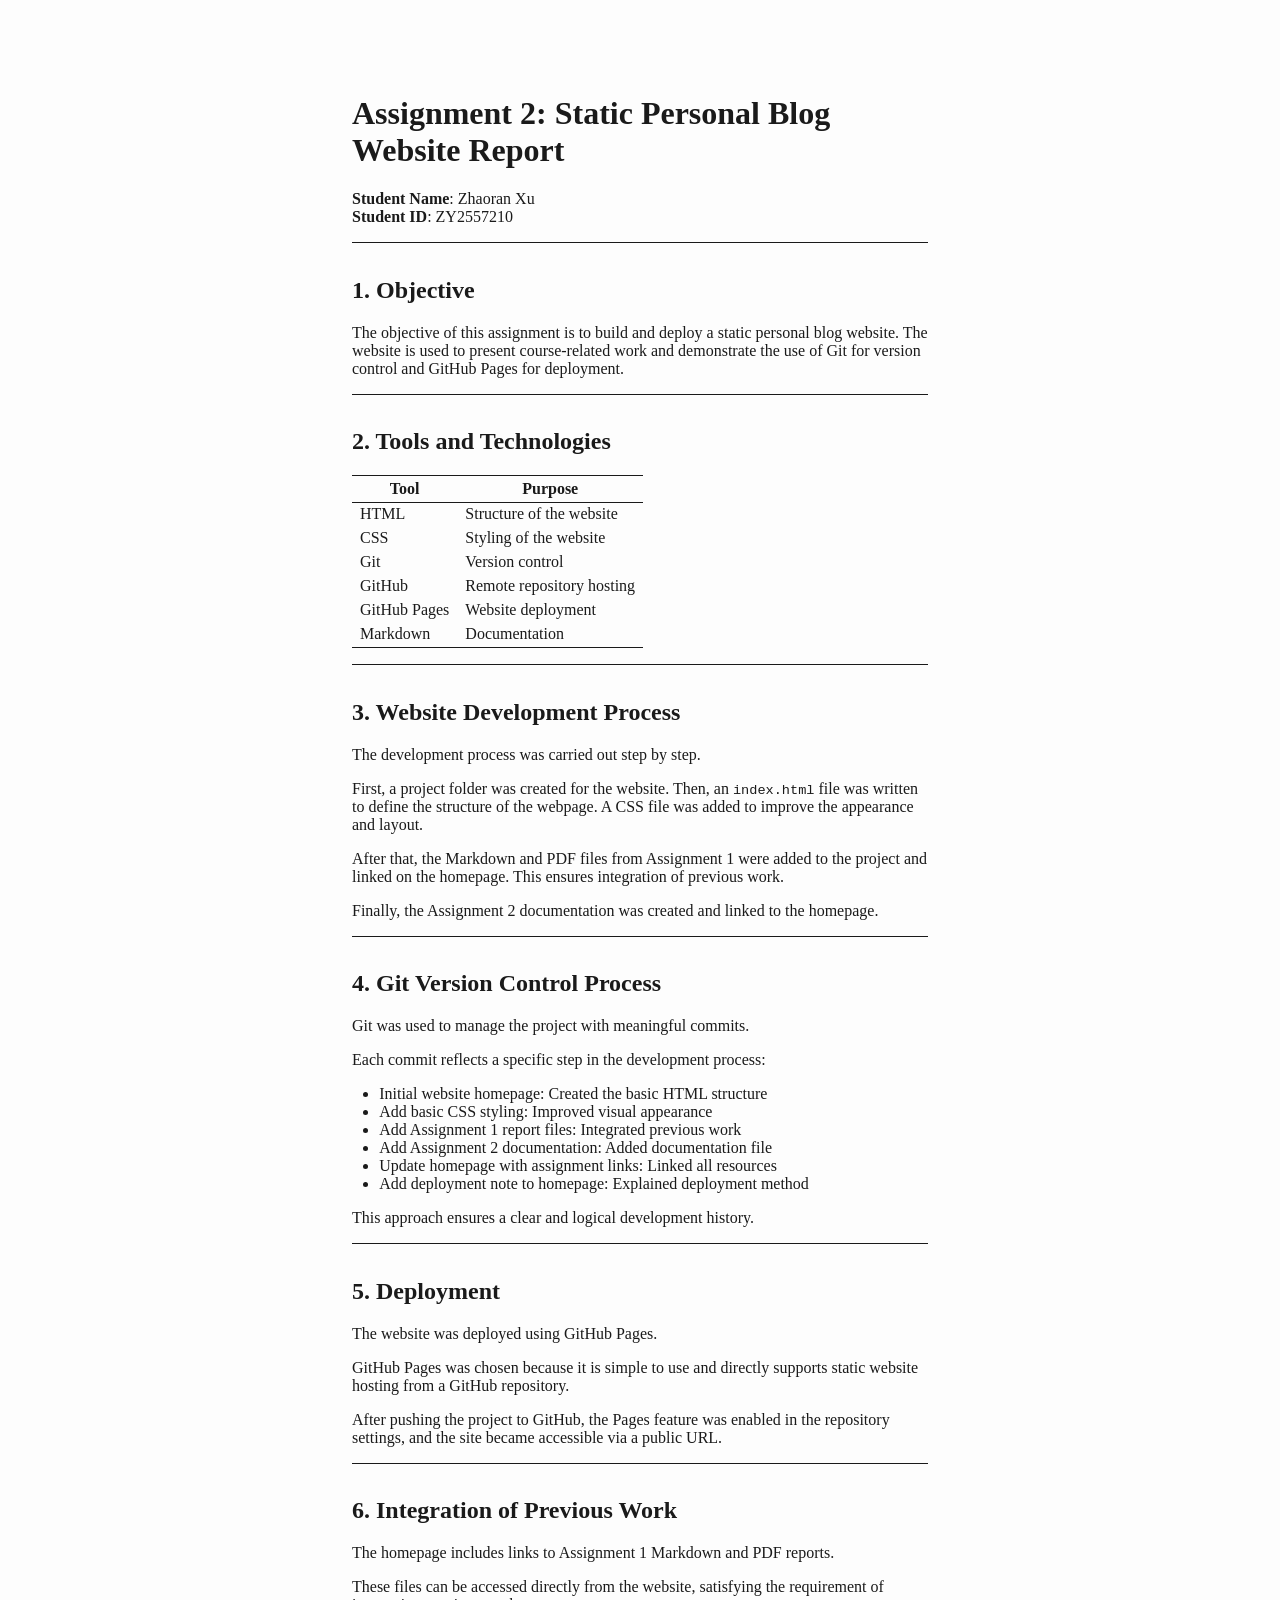
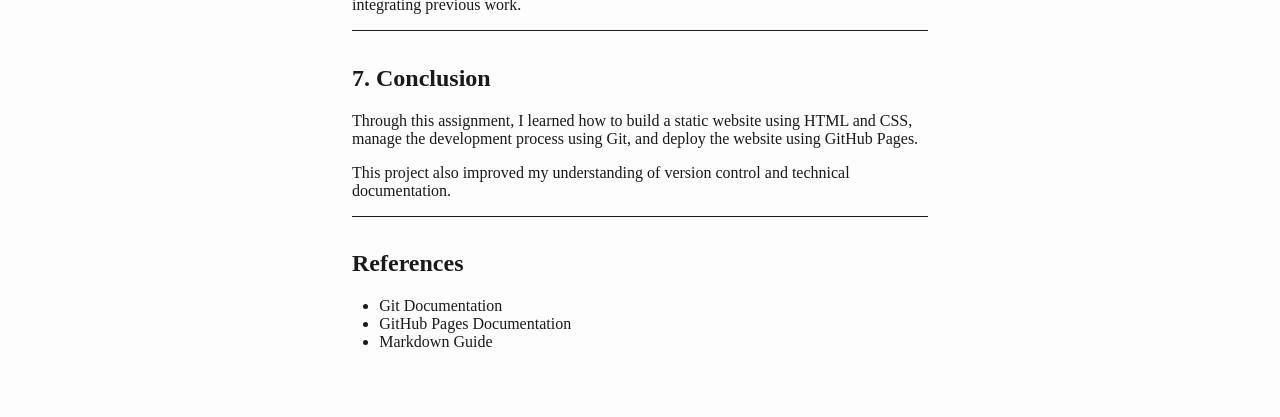
<file: assignment2_report.html>
<!DOCTYPE html>
<html xmlns="http://www.w3.org/1999/xhtml" lang="" xml:lang="">
<head>
  <meta charset="utf-8" />
  <meta name="generator" content="pandoc" />
  <meta name="viewport" content="width=device-width, initial-scale=1.0, user-scalable=yes" />
  <title>assignment2_report</title>
  <style>
    html {
      color: #1a1a1a;
      background-color: #fdfdfd;
    }
    body {
      margin: 0 auto;
      max-width: 36em;
      padding-left: 50px;
      padding-right: 50px;
      padding-top: 50px;
      padding-bottom: 50px;
      hyphens: auto;
      overflow-wrap: break-word;
      text-rendering: optimizeLegibility;
      font-kerning: normal;
    }
    @media (max-width: 600px) {
      body {
        font-size: 0.9em;
        padding: 12px;
      }
      h1 {
        font-size: 1.8em;
      }
    }
    @media print {
      html {
        background-color: white;
      }
      body {
        background-color: transparent;
        color: black;
        font-size: 12pt;
      }
      p, h2, h3 {
        orphans: 3;
        widows: 3;
      }
      h2, h3, h4 {
        page-break-after: avoid;
      }
    }
    p {
      margin: 1em 0;
    }
    a {
      color: #1a1a1a;
    }
    a:visited {
      color: #1a1a1a;
    }
    img {
      max-width: 100%;
    }
    h1, h2, h3, h4, h5, h6 {
      margin-top: 1.4em;
    }
    h5, h6 {
      font-size: 1em;
      font-style: italic;
    }
    h6 {
      font-weight: normal;
    }
    ol, ul {
      padding-left: 1.7em;
      margin-top: 1em;
    }
    li > ol, li > ul {
      margin-top: 0;
    }
    blockquote {
      margin: 1em 0 1em 1.7em;
      padding-left: 1em;
      border-left: 2px solid #e6e6e6;
      color: #606060;
    }
    code {
      font-family: Menlo, Monaco, Consolas, 'Lucida Console', monospace;
      font-size: 85%;
      margin: 0;
      hyphens: manual;
    }
    pre {
      margin: 1em 0;
      overflow: auto;
    }
    pre code {
      padding: 0;
      overflow: visible;
      overflow-wrap: normal;
    }
    .sourceCode {
     background-color: transparent;
     overflow: visible;
    }
    hr {
      background-color: #1a1a1a;
      border: none;
      height: 1px;
      margin: 1em 0;
    }
    table {
      margin: 1em 0;
      border-collapse: collapse;
      width: 100%;
      overflow-x: auto;
      display: block;
      font-variant-numeric: lining-nums tabular-nums;
    }
    table caption {
      margin-bottom: 0.75em;
    }
    tbody {
      margin-top: 0.5em;
      border-top: 1px solid #1a1a1a;
      border-bottom: 1px solid #1a1a1a;
    }
    th {
      border-top: 1px solid #1a1a1a;
      padding: 0.25em 0.5em 0.25em 0.5em;
    }
    td {
      padding: 0.125em 0.5em 0.25em 0.5em;
    }
    header {
      margin-bottom: 4em;
      text-align: center;
    }
    #TOC li {
      list-style: none;
    }
    #TOC ul {
      padding-left: 1.3em;
    }
    #TOC > ul {
      padding-left: 0;
    }
    #TOC a:not(:hover) {
      text-decoration: none;
    }
    code{white-space: pre-wrap;}
    span.smallcaps{font-variant: small-caps;}
    div.columns{display: flex; gap: min(4vw, 1.5em);}
    div.column{flex: auto; overflow-x: auto;}
    div.hanging-indent{margin-left: 1.5em; text-indent: -1.5em;}
    /* The extra [class] is a hack that increases specificity enough to
       override a similar rule in reveal.js */
    ul.task-list[class]{list-style: none;}
    ul.task-list li input[type="checkbox"] {
      font-size: inherit;
      width: 0.8em;
      margin: 0 0.8em 0.2em -1.6em;
      vertical-align: middle;
    }
    .display.math{display: block; text-align: center; margin: 0.5rem auto;}
  </style>
</head>
<body>
<h1 id="assignment-2-static-personal-blog-website-report">Assignment 2:
Static Personal Blog Website Report</h1>
<p><strong>Student Name</strong>: Zhaoran Xu<br />
<strong>Student ID</strong>: ZY2557210</p>
<hr />
<h2 id="objective">1. Objective</h2>
<p>The objective of this assignment is to build and deploy a static
personal blog website. The website is used to present course-related
work and demonstrate the use of Git for version control and GitHub Pages
for deployment.</p>
<hr />
<h2 id="tools-and-technologies">2. Tools and Technologies</h2>
<table>
<thead>
<tr class="header">
<th>Tool</th>
<th>Purpose</th>
</tr>
</thead>
<tbody>
<tr class="odd">
<td>HTML</td>
<td>Structure of the website</td>
</tr>
<tr class="even">
<td>CSS</td>
<td>Styling of the website</td>
</tr>
<tr class="odd">
<td>Git</td>
<td>Version control</td>
</tr>
<tr class="even">
<td>GitHub</td>
<td>Remote repository hosting</td>
</tr>
<tr class="odd">
<td>GitHub Pages</td>
<td>Website deployment</td>
</tr>
<tr class="even">
<td>Markdown</td>
<td>Documentation</td>
</tr>
</tbody>
</table>
<hr />
<h2 id="website-development-process">3. Website Development Process</h2>
<p>The development process was carried out step by step.</p>
<p>First, a project folder was created for the website. Then, an
<code>index.html</code> file was written to define the structure of the
webpage. A CSS file was added to improve the appearance and layout.</p>
<p>After that, the Markdown and PDF files from Assignment 1 were added
to the project and linked on the homepage. This ensures integration of
previous work.</p>
<p>Finally, the Assignment 2 documentation was created and linked to the
homepage.</p>
<hr />
<h2 id="git-version-control-process">4. Git Version Control Process</h2>
<p>Git was used to manage the project with meaningful commits.</p>
<p>Each commit reflects a specific step in the development process:</p>
<ul>
<li>Initial website homepage: Created the basic HTML structure</li>
<li>Add basic CSS styling: Improved visual appearance</li>
<li>Add Assignment 1 report files: Integrated previous work</li>
<li>Add Assignment 2 documentation: Added documentation file</li>
<li>Update homepage with assignment links: Linked all resources</li>
<li>Add deployment note to homepage: Explained deployment method</li>
</ul>
<p>This approach ensures a clear and logical development history.</p>
<hr />
<h2 id="deployment">5. Deployment</h2>
<p>The website was deployed using GitHub Pages.</p>
<p>GitHub Pages was chosen because it is simple to use and directly
supports static website hosting from a GitHub repository.</p>
<p>After pushing the project to GitHub, the Pages feature was enabled in
the repository settings, and the site became accessible via a public
URL.</p>
<hr />
<h2 id="integration-of-previous-work">6. Integration of Previous
Work</h2>
<p>The homepage includes links to Assignment 1 Markdown and PDF
reports.</p>
<p>These files can be accessed directly from the website, satisfying the
requirement of integrating previous work.</p>
<hr />
<h2 id="conclusion">7. Conclusion</h2>
<p>Through this assignment, I learned how to build a static website
using HTML and CSS, manage the development process using Git, and deploy
the website using GitHub Pages.</p>
<p>This project also improved my understanding of version control and
technical documentation.</p>
<hr />
<h2 id="references">References</h2>
<ul>
<li>Git Documentation</li>
<li>GitHub Pages Documentation</li>
<li>Markdown Guide</li>
</ul>
</body>
</html>
</file>
<file: style.css>
body {
  font-family: Arial, sans-serif;
  background: #f5f5f5;
  color: #222;
  line-height: 1.6;
}

main {
  max-width: 850px;
  margin: 40px auto;
  padding: 30px;
  background: white;
  border-radius: 12px;
}

h1 {
  color: #1f4e79;
}

a {
  color: #0066cc;
}
</file>
